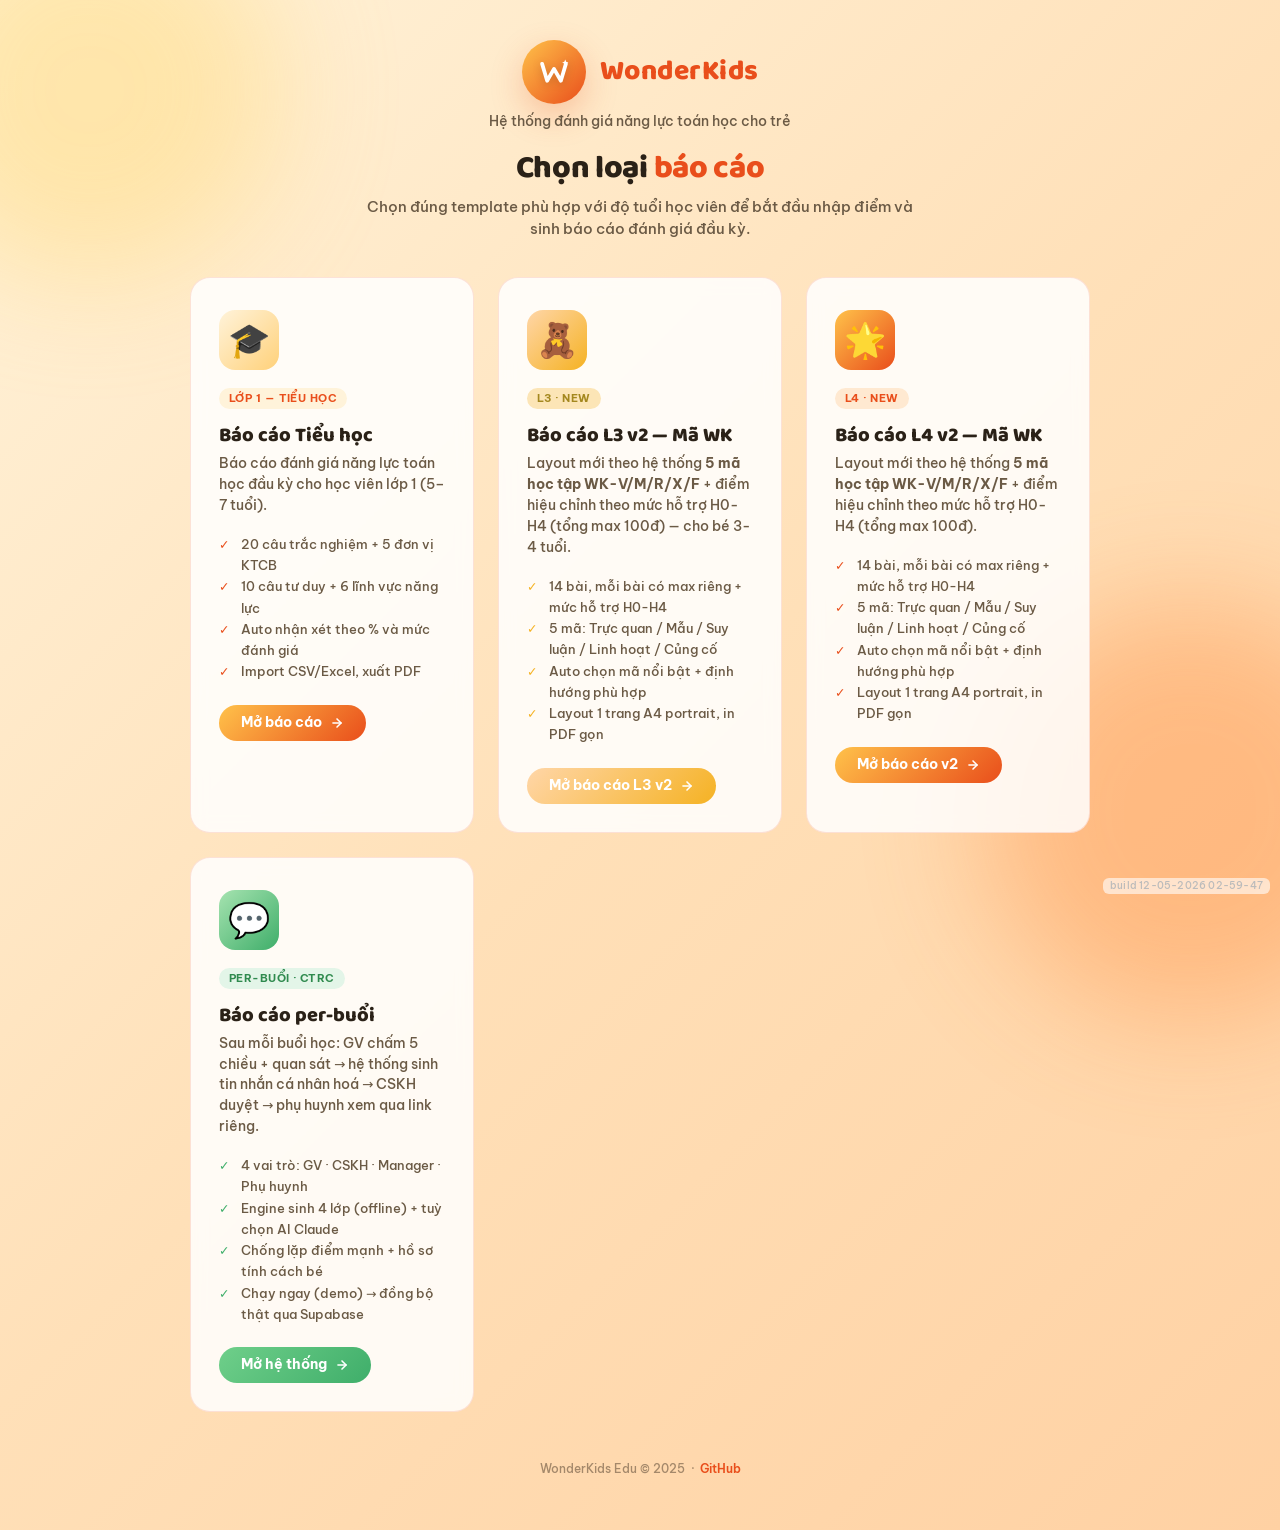
<file: index.html>
<!DOCTYPE html>
<html lang="vi">
<head>
<meta charset="UTF-8">
<meta name="viewport" content="width=device-width, initial-scale=1">
<meta http-equiv="Cache-Control" content="no-cache, no-store, must-revalidate, max-age=0">
<meta http-equiv="Pragma" content="no-cache">
<meta http-equiv="Expires" content="0">
<!-- AUTO CACHE-BUST: lần đầu mỗi session, force fetch HTML mới (chống edge cache) -->
<script>
(function autoCacheBust(){
  try{
    if(location.protocol !== 'http:' && location.protocol !== 'https:') return;
    if(/^(localhost|127\.0\.0\.1|0\.0\.0\.0|\[::1\])$/i.test(location.hostname)) return;
    var SK = 'wk-fresh-session-idx';
    if(sessionStorage.getItem(SK)) return;
    sessionStorage.setItem(SK, '1');
    var u = new URL(location.href);
    if(!u.searchParams.get('_v')){
      u.searchParams.set('_v', Date.now());
      location.replace(u.toString());
    }
  }catch(_){}
})();
</script>
<title>WonderKids — Chọn loại báo cáo</title>
<link rel="icon" type="image/svg+xml" href="data:image/svg+xml;utf8,<svg xmlns='http://www.w3.org/2000/svg' viewBox='0 0 64 64'><defs><linearGradient id='g' x1='0' y1='0' x2='0' y2='1'><stop offset='0' stop-color='%23ffc24a'/><stop offset='1' stop-color='%23e94e1b'/></linearGradient></defs><circle cx='32' cy='32' r='30' fill='url(%23g)'/><path d='M13 19 L21 46 L32 27 L43 46 L51 19' stroke='%23fff' stroke-width='6' fill='none' stroke-linecap='round' stroke-linejoin='round'/><path d='M50 12 L51.5 15.5 L55 17 L51.5 18.5 L50 22 L48.5 18.5 L45 17 L48.5 15.5 Z' fill='%23fff'/></svg>">
<link rel="apple-touch-icon" href="data:image/svg+xml;utf8,<svg xmlns='http://www.w3.org/2000/svg' viewBox='0 0 64 64'><defs><linearGradient id='g' x1='0' y1='0' x2='0' y2='1'><stop offset='0' stop-color='%23ffc24a'/><stop offset='1' stop-color='%23e94e1b'/></linearGradient></defs><rect width='64' height='64' rx='14' fill='url(%23g)'/><path d='M13 19 L21 46 L32 27 L43 46 L51 19' stroke='%23fff' stroke-width='6' fill='none' stroke-linecap='round' stroke-linejoin='round'/><path d='M50 12 L51.5 15.5 L55 17 L51.5 18.5 L50 22 L48.5 18.5 L45 17 L48.5 15.5 Z' fill='%23fff'/></svg>">
<meta name="theme-color" content="#e94e1b">
<meta name="description" content="WonderKids Edu — Chọn loại báo cáo đánh giá năng lực tư duy: Tiểu học, Mẫu giáo L3, Mẫu giáo L4.">
<link rel="preconnect" href="https://fonts.googleapis.com">
<link rel="preconnect" href="https://fonts.gstatic.com" crossorigin>
<link href="https://fonts.googleapis.com/css2?family=Baloo+2:wght@500;600;700;800&family=Be+Vietnam+Pro:wght@400;500;600;700;800;900&display=swap" rel="stylesheet">
<style>
  :root{
    --c-primary:#f3811f;
    --c-primary-2:#e94e1b;
    --c-yellow:#f5b223;
    --c-cream:#fff8ec;
    --c-cream-2:#fff3e0;
    --c-ink:#2a2117;
    --c-ink-soft:#6b5a45;
    --c-muted:#a4886a;
    --font-body:'Be Vietnam Pro',system-ui,sans-serif;
    --font-display:'Baloo 2','Be Vietnam Pro',system-ui,sans-serif;
  }
  *{box-sizing:border-box}
  html,body{margin:0;padding:0;font-family:var(--font-body);color:var(--c-ink);
    -webkit-font-smoothing:antialiased;text-rendering:optimizeLegibility}
  body{
    min-height:100vh;
    background:linear-gradient(135deg,#fff3da 0%,#ffe0b8 50%,#ffd1a3 100%);
    display:flex;flex-direction:column;align-items:center;justify-content:center;
    padding:40px 20px;position:relative;overflow-x:hidden;
  }
  body::before, body::after{
    content:'';position:fixed;border-radius:50%;
    filter:blur(60px);opacity:.4;z-index:0;pointer-events:none;
  }
  body::before{width:380px;height:380px;background:#ffd66b;top:-100px;left:-100px}
  body::after{width:420px;height:420px;background:#ff8b3d;bottom:-120px;right:-120px}
  .container{position:relative;z-index:1;width:100%;max-width:900px;text-align:center}
  .logo-wrap{display:inline-flex;align-items:center;gap:14px;margin-bottom:8px}
  .logo{
    width:64px;height:64px;border-radius:50%;
    background:linear-gradient(135deg,#ffc24a,#e94e1b);
    display:flex;align-items:center;justify-content:center;
    box-shadow:0 12px 32px rgba(233,78,27,.25);
  }
  .logo svg{filter:drop-shadow(0 2px 4px rgba(0,0,0,.15))}
  .brand{font:800 28px/1 var(--font-display);color:var(--c-primary-2);letter-spacing:.5px}
  .tagline{margin:0 0 8px;font:500 14px/1.4 var(--font-body);color:var(--c-ink-soft)}
  h1{margin:18px 0 8px;font:800 32px/1.2 var(--font-display);color:var(--c-ink);letter-spacing:-.3px}
  h1 span{color:var(--c-primary-2)}
  p.lead{margin:0 auto 36px;font:500 15px/1.5 var(--font-body);color:var(--c-ink-soft);max-width:560px}
  .cards{
    display:grid;grid-template-columns:repeat(auto-fit,minmax(280px,1fr));
    gap:24px;margin-top:20px;
  }
  .card{
    display:block;text-decoration:none;color:inherit;
    background:rgba(255,255,255,.85);backdrop-filter:blur(8px);
    border:1.5px solid rgba(233,78,27,.15);border-radius:20px;
    padding:32px 28px 28px;text-align:left;
    transition:transform .25s ease, box-shadow .25s ease, border-color .25s ease, background .25s ease;
    position:relative;overflow:hidden;
  }
  .card:hover{
    transform:translateY(-6px);
    box-shadow:0 18px 40px rgba(233,78,27,.16);
    border-color:rgba(233,78,27,.45);
    background:#fff;
  }
  .card .icon{
    width:60px;height:60px;border-radius:16px;
    display:flex;align-items:center;justify-content:center;
    margin-bottom:16px;font-size:34px;line-height:1;
  }
  .card.tieu-hoc .icon{background:linear-gradient(135deg,#fff3da,#ffd17a)}
  .card.mau-giao .icon{background:linear-gradient(135deg,#dcecf6,#a6cee8)}
  .card.mau-giao-l4 .icon{background:linear-gradient(135deg,#e8e3f3,#b6a5d8)}
  .card.mau-giao-l4-v2 .icon{background:linear-gradient(135deg,#ffc24a,#e94e1b)}
  .card.mau-giao-l3-v2 .icon{background:linear-gradient(135deg,#ffd6a8,#f5b223)}
  .card.ctrc .icon{background:linear-gradient(135deg,#a6e3b0,#3fae6a)}
  .card h2{margin:0 0 6px;font:800 20px/1.2 var(--font-display);color:var(--c-ink)}
  .card .age{
    display:inline-block;font:700 11px/1 var(--font-body);
    color:var(--c-primary-2);background:#fff3da;
    padding:5px 10px;border-radius:99px;letter-spacing:.04em;
    text-transform:uppercase;margin-bottom:14px;
  }
  .card.mau-giao .age{color:#3ea1d3;background:#dcecf6}
  .card.mau-giao-l4 .age{color:#6a51a8;background:#e8e3f3}
  .card.mau-giao-l4-v2 .age{color:#e94e1b;background:#ffe9d1}
  .card.mau-giao-l3-v2 .age{color:#a4881f;background:#fce5b6}
  .card.ctrc .age{color:#2f8a4e;background:#e3f5e8}
  .card p{margin:0 0 18px;font:500 13.5px/1.55 var(--font-body);color:var(--c-ink-soft)}
  .card ul{margin:0 0 22px;padding:0;list-style:none;font:500 12.5px/1.7 var(--font-body);color:var(--c-ink-soft)}
  .card ul li{padding-left:22px;position:relative}
  .card ul li::before{content:'✓';position:absolute;left:0;top:0;color:var(--c-primary-2);font-weight:800}
  .card.mau-giao ul li::before{color:#3ea1d3}
  .card.mau-giao-l4 ul li::before{color:#6a51a8}
  .card.mau-giao-l4-v2 ul li::before{color:#e94e1b}
  .card.mau-giao-l3-v2 ul li::before{color:#f5b223}
  .card.ctrc ul li::before{color:#3fae6a}
  .card .btn{
    display:inline-flex;align-items:center;gap:8px;
    background:linear-gradient(135deg,#ffc24a,#e94e1b);color:#fff;
    padding:11px 22px;border-radius:99px;
    font:700 13.5px/1 var(--font-body);
    transition:transform .15s ease, box-shadow .15s ease;
  }
  .card.mau-giao .btn{background:linear-gradient(135deg,#7cc4e8,#3ea1d3)}
  .card.mau-giao-l4 .btn{background:linear-gradient(135deg,#a691c8,#6a51a8)}
  .card.mau-giao-l4-v2 .btn{background:linear-gradient(135deg,#ffc24a,#e94e1b)}
  .card.mau-giao-l3-v2 .btn{background:linear-gradient(135deg,#ffd6a8,#f5b223)}
  .card.ctrc .btn{background:linear-gradient(135deg,#6fcf8a,#3fae6a)}
  .card:hover .btn{transform:translateX(3px);box-shadow:0 6px 14px rgba(233,78,27,.25)}
  .card.mau-giao:hover .btn{box-shadow:0 6px 14px rgba(62,161,211,.3)}
  .card.mau-giao-l4:hover .btn{box-shadow:0 6px 14px rgba(106,81,168,.3)}
  .footer-note{margin-top:48px;font:500 12px/1.5 var(--font-body);color:var(--c-muted);text-align:center}
  .footer-note a{color:var(--c-primary-2);text-decoration:none;font-weight:600}
  .footer-note a:hover{text-decoration:underline}
  #build-info{
    position:fixed;bottom:6px;right:10px;z-index:50;
    font:500 10px/1 var(--font-body);color:#bbb;
    background:rgba(255,255,255,.6);padding:3px 7px;border-radius:6px;
    pointer-events:none;user-select:text;letter-spacing:.02em;
  }
  @media (max-width:600px){
    h1{font-size:24px}
    .brand{font-size:22px}
    .logo{width:52px;height:52px}
    .card{padding:24px 22px 22px}
  }
</style>
</head>
<body>
  <div class="container">
    <div class="logo-wrap">
      <div class="logo">
        <svg width="40" height="40" viewBox="0 0 64 64" fill="none">
          <path d="M13 19 L21 46 L32 27 L43 46 L51 19" stroke="#fff" stroke-width="6" fill="none" stroke-linecap="round" stroke-linejoin="round"/>
          <path d="M50 12 L51.5 15.5 L55 17 L51.5 18.5 L50 22 L48.5 18.5 L45 17 L48.5 15.5 Z" fill="#fff"/>
        </svg>
      </div>
      <div class="brand">WonderKids</div>
    </div>
    <p class="tagline">Hệ thống đánh giá năng lực toán học cho trẻ</p>
    <h1>Chọn loại <span>báo cáo</span></h1>
    <p class="lead">Chọn đúng template phù hợp với độ tuổi học viên để bắt đầu nhập điểm và sinh báo cáo đánh giá đầu kỳ.</p>

    <div class="cards">
      <a href="tieu-hoc.html" class="card tieu-hoc">
        <div class="icon">🎓</div>
        <span class="age">Lớp 1 — Tiểu học</span>
        <h2>Báo cáo Tiểu học</h2>
        <p>Báo cáo đánh giá năng lực toán học đầu kỳ cho học viên lớp 1 (5–7 tuổi).</p>
        <ul>
          <li>20 câu trắc nghiệm + 5 đơn vị KTCB</li>
          <li>10 câu tư duy + 6 lĩnh vực năng lực</li>
          <li>Auto nhận xét theo % và mức đánh giá</li>
          <li>Import CSV/Excel, xuất PDF</li>
        </ul>
        <span class="btn">Mở báo cáo
          <svg width="14" height="14" viewBox="0 0 24 24" fill="none" stroke="currentColor" stroke-width="2.6" stroke-linecap="round" stroke-linejoin="round"><line x1="5" y1="12" x2="19" y2="12"/><polyline points="12 5 19 12 12 19"/></svg>
        </span>
      </a>

      <!-- TẠM ẨN card L3 cũ (atomic 61) — đã có L3 v2 thay thế
      <a href="mau-giao.html" class="card mau-giao">
        <div class="icon">🧸</div>
        <span class="age">Mầm – Chồi · L3</span>
        <h2>Báo cáo Mẫu giáo — L3</h2>
        <p>Báo cáo đánh giá năng lực tư duy cấp độ L3 (3–4 tuổi) — 61 atomic, max 108đ, remap theo official.</p>
        <ul>
          <li>14 bài, max điểm khớp 100% rubric official L3</li>
          <li>Bài 1=5, Bài 2=9, Bài 3=11, Bài 4-11=4-6, Bài 12=5</li>
          <li>Bài 13–14: 4 dim sáng tạo (22đ mỗi)</li>
          <li>Thang 6 mức: 5/4/3/2/1/0 — multiplier tuyến tính</li>
        </ul>
        <span class="btn">Mở báo cáo L3
          <svg width="14" height="14" viewBox="0 0 24 24" fill="none" stroke="currentColor" stroke-width="2.6" stroke-linecap="round" stroke-linejoin="round"><line x1="5" y1="12" x2="19" y2="12"/><polyline points="12 5 19 12 12 19"/></svg>
        </span>
      </a>
      -->

      <a href="mau-giao-l3-v2.html" class="card mau-giao-l3-v2">
        <div class="icon">🧸</div>
        <span class="age">L3 · NEW</span>
        <h2>Báo cáo L3 v2 — Mã WK</h2>
        <p>Layout mới theo hệ thống <b>5 mã học tập WK-V/M/R/X/F</b> + điểm hiệu chỉnh theo mức hỗ trợ H0-H4 (tổng max 100đ) — cho bé 3-4 tuổi.</p>
        <ul>
          <li>14 bài, mỗi bài có max riêng + mức hỗ trợ H0-H4</li>
          <li>5 mã: Trực quan / Mẫu / Suy luận / Linh hoạt / Củng cố</li>
          <li>Auto chọn mã nổi bật + định hướng phù hợp</li>
          <li>Layout 1 trang A4 portrait, in PDF gọn</li>
        </ul>
        <span class="btn">Mở báo cáo L3 v2
          <svg width="14" height="14" viewBox="0 0 24 24" fill="none" stroke="currentColor" stroke-width="2.6" stroke-linecap="round" stroke-linejoin="round"><line x1="5" y1="12" x2="19" y2="12"/><polyline points="12 5 19 12 12 19"/></svg>
        </span>
      </a>

      <!-- TẠM ẨN card L4 cũ (atomic 65) — xóa thẻ comment để hiện lại
      <a href="mau-giao-l4.html" class="card mau-giao-l4">
        <div class="icon">🎨</div>
        <span class="age">Lá · L4</span>
        <h2>Báo cáo Mẫu giáo — L4</h2>
        <p>Báo cáo đánh giá năng lực tư duy cấp độ L4 (5 tuổi) — 65 atomic, max 102đ, remap theo official.</p>
        <ul>
          <li>14 bài, max điểm khớp 100% rubric official</li>
          <li>Bài 1=4, Bài 2=10, Bài 3=6, Bài 4=6, Bài 5=8…</li>
          <li>Import xlsx atomic L4 (An Nguyên format)</li>
          <li>Bài 13-14: 4 dim sáng tạo</li>
        </ul>
        <span class="btn">Mở báo cáo L4
          <svg width="14" height="14" viewBox="0 0 24 24" fill="none" stroke="currentColor" stroke-width="2.6" stroke-linecap="round" stroke-linejoin="round"><line x1="5" y1="12" x2="19" y2="12"/><polyline points="12 5 19 12 12 19"/></svg>
        </span>
      </a>
      -->

      <a href="mau-giao-l4-v2.html" class="card mau-giao-l4-v2">
        <div class="icon">🌟</div>
        <span class="age">L4 · NEW</span>
        <h2>Báo cáo L4 v2 — Mã WK</h2>
        <p>Layout mới theo hệ thống <b>5 mã học tập WK-V/M/R/X/F</b> + điểm hiệu chỉnh theo mức hỗ trợ H0-H4 (tổng max 100đ).</p>
        <ul>
          <li>14 bài, mỗi bài có max riêng + mức hỗ trợ H0-H4</li>
          <li>5 mã: Trực quan / Mẫu / Suy luận / Linh hoạt / Củng cố</li>
          <li>Auto chọn mã nổi bật + định hướng phù hợp</li>
          <li>Layout 1 trang A4 portrait, in PDF gọn</li>
        </ul>
        <span class="btn">Mở báo cáo v2
          <svg width="14" height="14" viewBox="0 0 24 24" fill="none" stroke="currentColor" stroke-width="2.6" stroke-linecap="round" stroke-linejoin="round"><line x1="5" y1="12" x2="19" y2="12"/><polyline points="12 5 19 12 12 19"/></svg>
        </span>
      </a>

      <a href="ctrc/index.html" class="card ctrc">
        <div class="icon">💬</div>
        <span class="age">Per-buổi · CTRC</span>
        <h2>Báo cáo per-buổi</h2>
        <p>Sau mỗi buổi học: GV chấm 5 chiều + quan sát → hệ thống sinh tin nhắn cá nhân hoá → CSKH duyệt → phụ huynh xem qua link riêng.</p>
        <ul>
          <li>4 vai trò: GV · CSKH · Manager · Phụ huynh</li>
          <li>Engine sinh 4 lớp (offline) + tuỳ chọn AI Claude</li>
          <li>Chống lặp điểm mạnh + hồ sơ tính cách bé</li>
          <li>Chạy ngay (demo) → đồng bộ thật qua Supabase</li>
        </ul>
        <span class="btn">Mở hệ thống
          <svg width="14" height="14" viewBox="0 0 24 24" fill="none" stroke="currentColor" stroke-width="2.6" stroke-linecap="round" stroke-linejoin="round"><line x1="5" y1="12" x2="19" y2="12"/><polyline points="12 5 19 12 12 19"/></svg>
        </span>
      </a>
    </div>

    <p class="footer-note">
      WonderKids Edu &copy; 2025 &nbsp;·&nbsp;
      <a href="https://github.com/HoangDuong-DH/wonderkids-baocao" target="_blank" rel="noopener">GitHub</a>
    </p>
  </div>
  <div id="build-info" title="Build version — dùng để so sánh giữa các máy"></div>
  <script>
    document.getElementById('build-info').textContent = 'build ' + (document.lastModified || 'unknown').replace(/[:/]/g,'-');
  </script>
</body>
</html>
</file>
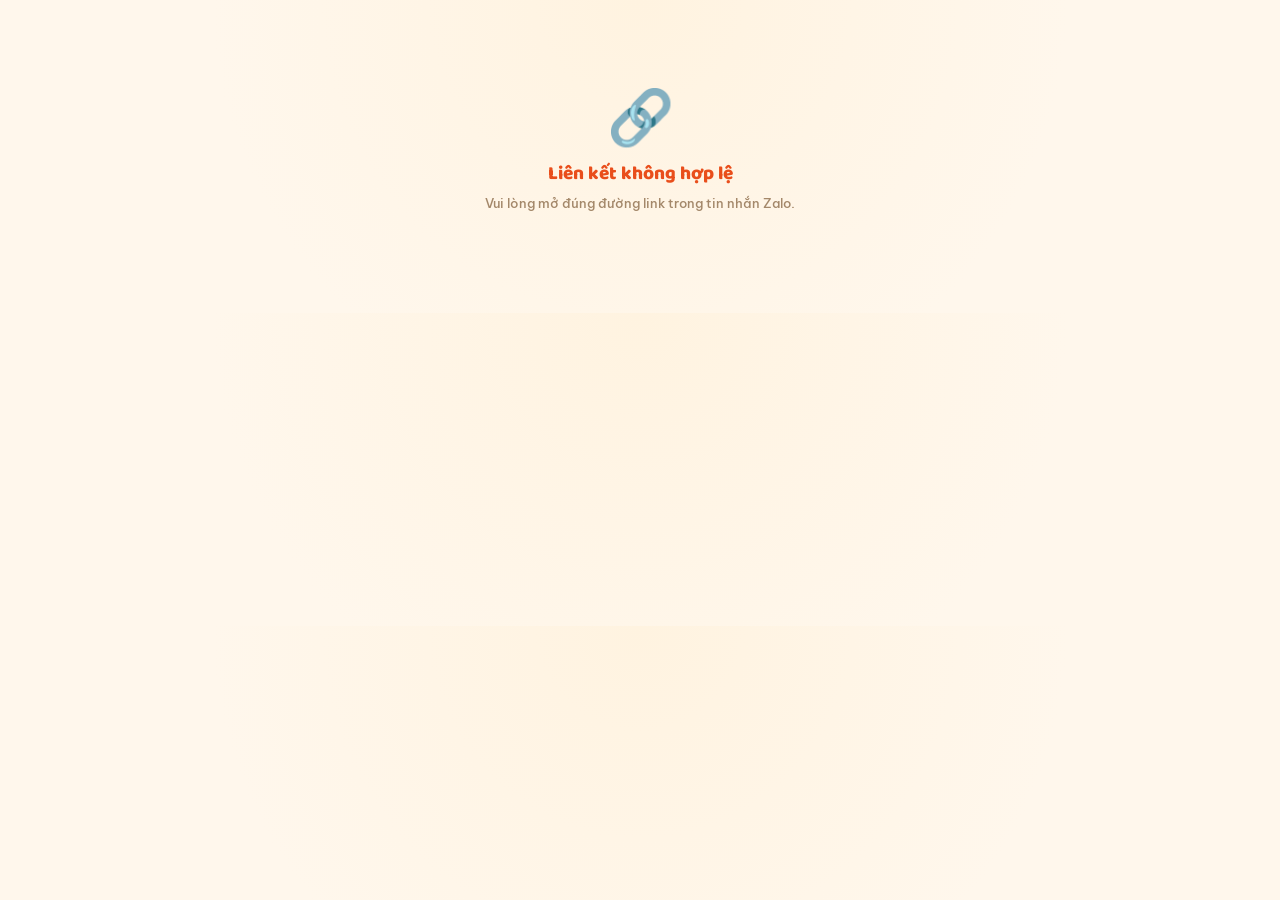
<file: ctrc/parent.html>
<!DOCTYPE html>
<html lang="vi">
<head>
<meta charset="UTF-8">
<meta name="viewport" content="width=device-width, initial-scale=1, viewport-fit=cover">
<title>Báo cáo của bé · WonderKids</title>
<meta name="robots" content="noindex,nofollow">
<link rel="icon" type="image/svg+xml" href="data:image/svg+xml;utf8,<svg xmlns='http://www.w3.org/2000/svg' viewBox='0 0 64 64'><circle cx='32' cy='32' r='30' fill='%23f3811f'/><text x='32' y='44' font-size='30' text-anchor='middle'>🧸</text></svg>">
<link rel="preconnect" href="https://fonts.googleapis.com">
<link rel="preconnect" href="https://fonts.gstatic.com" crossorigin>
<link href="https://fonts.googleapis.com/css2?family=Baloo+2:wght@500;600;700;800&family=Be+Vietnam+Pro:wght@400;500;600;700&display=swap" rel="stylesheet">
<style>
:root{
  --font:'Be Vietnam Pro',system-ui,sans-serif;
  --font-d:'Baloo 2','Be Vietnam Pro',system-ui,sans-serif;
  --primary:#f3811f; --primary-2:#e94e1b; --ink:#3a2e22; --ink-soft:#6b5a48; --mute:#a4886a;
}
*{box-sizing:border-box}
html,body{margin:0;padding:0;font-family:var(--font);color:var(--ink);
  background:radial-gradient(circle at 50% 0%,#fff3e0,#fff7ec 60%)}
.wrap{max-width:560px;margin:0 auto;padding:22px 18px 40px}
.head{text-align:center;padding:18px 0 8px}
.head .center{font:800 22px/1.2 var(--font-d);color:var(--primary-2)}
.head .tag{font:600 12px/1.4 var(--font);color:var(--mute);margin-top:2px}
.card{background:#fffdf9;border:1px solid #f0e0cc;border-radius:20px;padding:22px;box-shadow:0 8px 30px rgba(233,78,27,.1)}
.kid{text-align:center;margin-bottom:18px}
.kid .em{font-size:48px}
.kid h1{font:800 21px/1.2 var(--font-d);color:var(--ink);margin:6px 0 2px}
.kid .meta{font:600 12.5px/1.5 var(--font);color:var(--mute)}
.sect{border-radius:16px;padding:16px 18px;margin-bottom:13px}
.sect .t{display:flex;align-items:center;gap:8px;font:800 13px/1 var(--font-d);margin-bottom:7px}
.sect p{margin:0;font:500 14px/1.65 var(--font);color:var(--ink)}
.sect p.lesson-body{white-space:pre-line;font-size:13.5px;line-height:1.6}
.s-strong{background:#f1fae8;border:1px solid #cfe9ad} .s-strong .t{color:#4a901f}
.s-effort{background:#fff7e0;border:1px solid #f3e1a8} .s-effort .t{color:#b5860c}
.s-tip{background:#eaf3fb;border:1px solid #c4ddf2} .s-tip .t{color:#2f6ea0}
.lessons{display:flex;flex-direction:column;gap:8px;margin-top:6px}
.lp{background:#fff;border:1px solid #d8e9f5;border-radius:12px;padding:10px 12px;font:500 13.5px/1.55 var(--font)}
.lp-h{font:700 12.5px/1.4 var(--font);color:#2f6ea0;margin-bottom:3px}
.lp-t{font-weight:600;color:#3a7fb5}
.closing{text-align:center;font:600 13px/1.7 var(--font);color:var(--ink-soft);margin:20px 6px 0;font-style:italic}
.foot{text-align:center;font:500 10.5px/1.6 var(--font);color:var(--mute);margin-top:22px;padding-top:14px;border-top:1px dashed #e8d8c2}
.state{text-align:center;padding:60px 20px;color:var(--ink-soft)}
.state .em{font-size:54px} .state h2{font:800 19px/1.3 var(--font-d);color:var(--primary-2);margin:12px 0 6px}
.state p{font:500 13px/1.6 var(--font);color:var(--mute);margin:0}

/* ═══ POLISH (07/07) — chỉ trải nghiệm đọc, không đổi nội dung báo cáo ═══ */
html{scroll-behavior:smooth}
*{-webkit-tap-highlight-color:transparent}
a,button{touch-action:manipulation}
h1,h2,.t{text-wrap:balance}
:focus-visible{outline:2.5px solid var(--primary);outline-offset:2px;border-radius:6px}
.card{animation:cardIn .4s cubic-bezier(.22,.9,.35,1) backwards}
.sect{animation:cardIn .34s cubic-bezier(.22,.9,.35,1) backwards}
.sect:nth-of-type(2){animation-delay:.06s}
.sect:nth-of-type(3){animation-delay:.12s}
.sect:nth-of-type(4){animation-delay:.18s}
@keyframes cardIn{from{opacity:0;transform:translateY(8px)}to{opacity:1;transform:none}}
@media (prefers-reduced-motion:reduce){*,*::before,*::after{animation:none!important;transition:none!important}html{scroll-behavior:auto}}
</style>
</head>
<body>
<div class="wrap" id="root">
  <div class="state"><div class="em">⏳</div><h2>Đang tải báo cáo…</h2></div>
</div>

<script src="config.js?v=25"></script>
<script src="db.js?v=32"></script>
<script>
const DB = window.CTRC_DB;
const root = document.getElementById('root');
const esc = s => (s==null?'':String(s)).replace(/[&<>"]/g,c=>({'&':'&amp;','<':'&lt;','>':'&gt;','"':'&quot;'}[c]));
const fmtDate = d => { if(!d) return ''; const p=String(d).slice(0,10).split('-'); return p.length===3?`${p[2]}/${p[1]}/${p[0]}`:d; };

function getToken(){
  const h = location.hash.replace(/^#/,'');
  const m = h.match(/t=([^&]+)/);
  if (m) return decodeURIComponent(m[1]);
  const q = new URLSearchParams(location.search);
  return q.get('t') || '';
}
function stateView(em,h,p){
  root.innerHTML = `<div class="state"><div class="em">${em}</div><h2>${h}</h2><p>${p}</p></div>`;
}

async function load(){
  const token = getToken();
  if (!token){ stateView('🔗','Liên kết không hợp lệ','Vui lòng mở đúng đường link trong tin nhắn Zalo.'); return; }
  try { await DB.init(); }
  catch(e){ stateView('📡','Không kết nối được','Vui lòng thử lại sau ít phút.'); return; }
  let r;
  try { r = await DB.parentReport(token); }
  catch(e){ stateView('⚠️','Có lỗi xảy ra','Vui lòng thử lại sau.'); return; }
  if (!r || r.error){
    const msg = {not_found:['🔍','Không tìm thấy báo cáo','Liên kết có thể đã sai. Liên hệ trung tâm để được hỗ trợ.'],
      expired:['⌛','Liên kết đã hết hạn','Báo cáo chỉ xem được trong 30 ngày. Liên hệ trung tâm nếu cần.'],
      not_ready:['✍️','Báo cáo đang hoàn thiện','Vui lòng quay lại sau ít phút nhé.']}[(r&&r.error)||'not_found'];
    stateView(msg[0],msg[1],msg[2]); return;
  }
  render(r);
}

function render(r){
  const brand = r.brand_color || '#f3811f';
  document.documentElement.style.setProperty('--primary', brand);
  const head = `<div class="head"><div class="center">${esc(r.center_name||'WonderKids')}</div>${r.tagline?`<div class="tag">${esc(r.tagline)}</div>`:''}</div>`;
  const foot = `<div class="foot">Báo cáo riêng cho phụ huynh ${esc(r.student_name)} · ${esc(r.center_name||'WonderKids')}<br>Dữ liệu được bảo vệ theo Nghị định 13/2023/NĐ-CP · Liên kết tự hết hạn sau 30 ngày.</div>`;
  const closing = `<div class="closing">${esc(r.closing_line||'Mỗi bé có tốc độ riêng — với sự đồng hành kiên nhẫn, bé sẽ ngày càng tự tin và phát triển toàn diện.')}</div>`;

  if(r.type==='weekly'){
    const s=r.summary||{};
    const dateLabel = r.range_from? (fmtDate(r.range_from)+' – '+fmtDate(r.range_to)) : fmtDate(r.date);
    root.innerHTML = head + `
      <div class="card">
        <div class="kid"><div class="em">📅</div><h1>${esc(r.student_name)}</h1>
          <div class="meta">Báo cáo tuần · ${esc(dateLabel)}</div></div>
        ${s.hocGi?`<div class="sect s-tip"><div class="t">📖 Nội dung học tuần này</div><p>${esc(s.hocGi)}</p></div>`:''}
        ${s.tongHop?`<div class="sect s-strong"><div class="t">✅ Điểm bé làm được</div><p>${esc(s.tongHop)}</p></div>`:''}
        ${s.coGang?`<div class="sect s-effort"><div class="t">📌 Điểm bé cần hỗ trợ</div><p>${esc(s.coGang)}</p></div>`:''}
        ${r.class_comment?`<div class="sect s-strong"><div class="t">💬 Lời nhắn của cô</div><p>${esc(r.class_comment)}</p></div>`:''}
        ${r.child_comment?`<div class="sect s-effort"><div class="t">👶 Riêng ${esc(r.student_name)}</div><p>${esc(r.child_comment)}</p></div>`:''}
      </div>` + foot;
    return;
  }

  root.innerHTML = head + `
    <div class="card">
      <div class="kid">
        <div class="em">🧸</div>
        <h1>${esc(r.student_name)}</h1>
        <div class="meta">Buổi học ngày ${esc(fmtDate(r.date))}${r.theme?` · ${esc(r.theme)}`:''}</div>
      </div>
      ${r.lesson_content?`<div class="sect s-tip"><div class="t">📖 Nội dung học tuần này</div><p class="lesson-body">${esc(r.lesson_content)}</p></div>`:''}
      <div class="sect s-strong"><div class="t">✅ Điểm bé làm được</div><p>${esc(r.diem_manh)}</p></div>
      <div class="sect s-effort"><div class="t">📌 Điểm bé cần hỗ trợ</div><p>${esc(r.co_gang)}</p></div>
      ${closing}
    </div>` + foot;
}
load();
window.addEventListener('hashchange', load);
</script>
</body>
</html>
</file>
